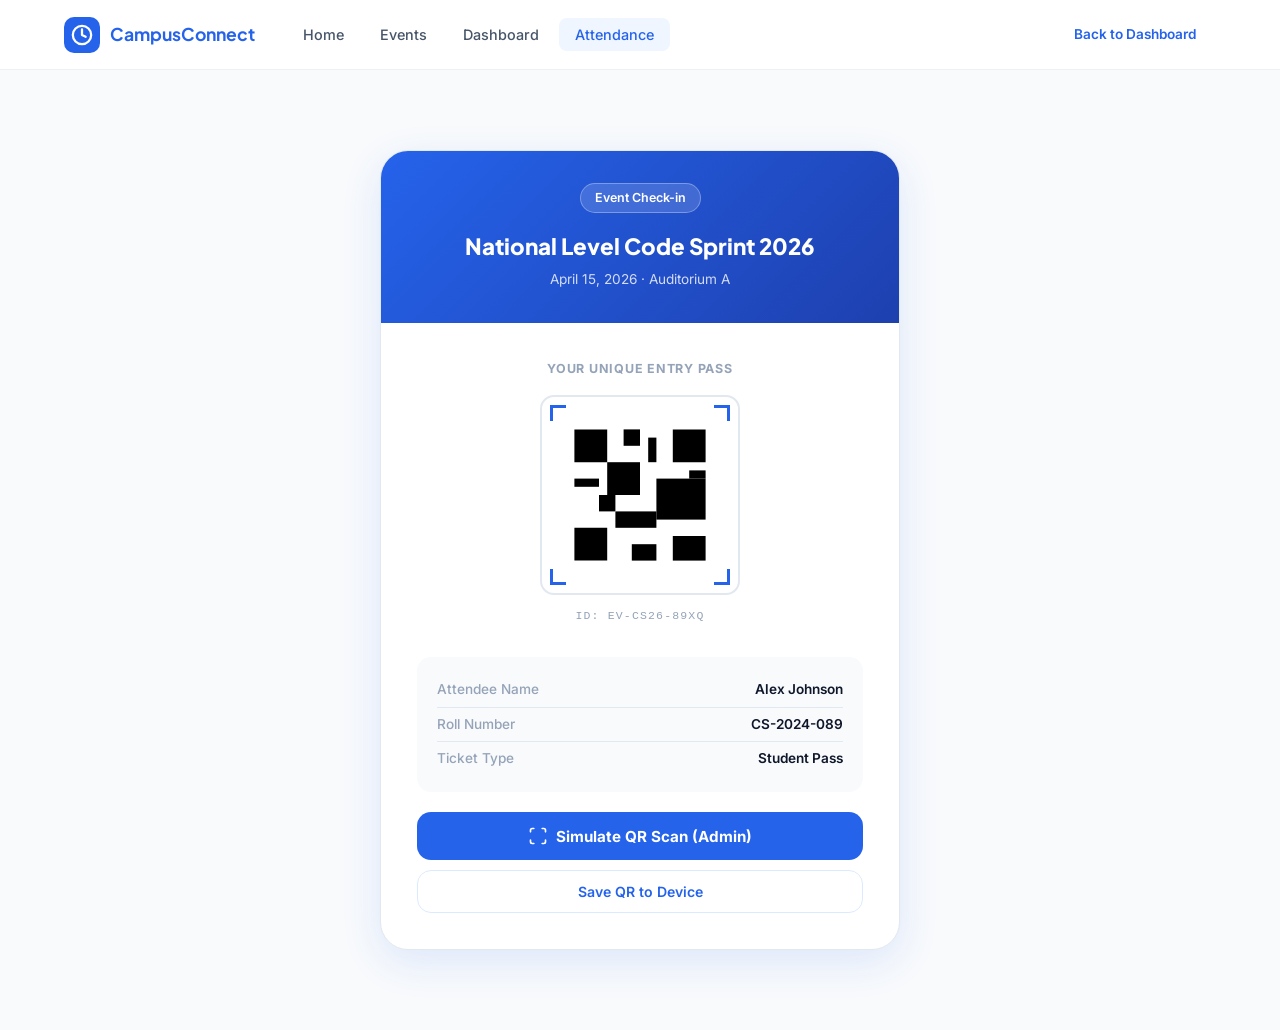
<file: attendance.html>
<!DOCTYPE html>
<html lang="en">
<head>
  <meta charset="UTF-8" />
  <meta name="viewport" content="width=device-width, initial-scale=1.0" />
  <title>Attendance Check-in — CampusConnect</title>
  <link href="https://fonts.googleapis.com/css2?family=Inter:wght@400;500;600;700&family=Plus+Jakarta+Sans:wght@700;800&display=swap" rel="stylesheet" />
  <link rel="stylesheet" href="styles.css" />
</head>
<body style="background: var(--surface-2);">

<nav class="navbar" id="navbar">
  <div class="nav-container">
    <a href="index.html" class="nav-logo">
      <div class="logo-icon"><svg width="22" height="22" viewBox="0 0 24 24" fill="none" stroke="currentColor" stroke-width="2.5" stroke-linecap="round" stroke-linejoin="round"><circle cx="12" cy="12" r="10"/><polyline points="12 6 12 12 16 14"/></svg></div>
      <span>CampusConnect</span>
    </a>
    <ul class="nav-links" id="navLinks">
      <li><a href="index.html" class="nav-link">Home</a></li>
      <li><a href="events.html" class="nav-link">Events</a></li>
      <li><a href="dashboard.html" class="nav-link">Dashboard</a></li>
      <li><a href="attendance.html" class="nav-link active">Attendance</a></li>
    </ul>
    <div class="nav-actions">
      <a href="dashboard.html" class="btn-outline" style="border:none; background:transparent;">Back to Dashboard</a>
    </div>
  </div>
</nav>

<div class="attendance-layout">
  <div class="container" style="padding-top: 40px;">
    
    <div class="attendance-card">
      <div class="attendance-card-header">
        <span class="attendance-event-tag">Event Check-in</span>
        <h2>National Level Code Sprint 2026</h2>
        <p>April 15, 2026 · Auditorium A</p>
      </div>
      
      <div class="attendance-body">
        
        <div id="qrWrap" class="qr-wrap">
          <div class="qr-label">Your Unique Entry Pass</div>
          
          <div class="qr-container">
            <div class="qr-corner tl"></div><div class="qr-corner tr"></div>
            <div class="qr-corner bl"></div><div class="qr-corner br"></div>
            
            <!-- Using an SVG placeholder for QR Code -->
            <svg class="qr-code-svg" viewBox="0 0 100 100" xmlns="http://www.w3.org/2000/svg">
              <rect x="0" y="0" width="100" height="100" fill="white"/>
              <!-- Corner boxes -->
              <path d="M10,10 h20 v20 h-20 z M15,15 h10 v10 h-10 z" fill="black"/>
              <path d="M70,10 h20 v20 h-20 z M75,15 h10 v10 h-10 z" fill="black"/>
              <path d="M10,70 h20 v20 h-20 z M15,75 h10 v10 h-10 z" fill="black"/>
              <!-- Random blocks to simulate QR data -->
              <rect x="40" y="10" width="10" height="10" fill="black"/><rect x="55" y="15" width="5" height="15" fill="black"/><rect x="10" y="40" width="15" height="5" fill="black"/><rect x="30" y="30" width="20" height="20" fill="black"/><rect x="60" y="40" width="30" height="25" fill="black"/><rect x="35" y="60" width="25" height="10" fill="black"/><rect x="45" y="80" width="15" height="10" fill="black"/><rect x="70" y="75" width="20" height="15" fill="black"/><rect x="25" y="50" width="10" height="10" fill="black"/><rect x="80" y="35" width="10" height="5" fill="black"/>
            </svg>
          </div>
          <div class="qr-id">ID: EV-CS26-89XQ</div>
        </div>

        <div id="attendanceConfirmed" class="attendance-confirmed">
          <div class="confirmed-icon">✅</div>
          <div class="confirmed-title">Check-in Successful!</div>
          <div class="confirmed-sub">You've successfully checked in to the event.</div>
          
          <div class="confirmed-detail">
            Attendance marked on: April 15, 2026 at 08:45 AM
          </div>
          
          <a href="dashboard.html" class="btn-primary" style="width:100%; display:block; text-align:center;">Return to Dashboard</a>
        </div>

        <div class="attendee-info">
          <div class="attendee-row">
            <span class="attendee-label">Attendee Name</span>
            <span class="attendee-value">Alex Johnson</span>
          </div>
          <div class="attendee-row">
            <span class="attendee-label">Roll Number</span>
            <span class="attendee-value">CS-2024-089</span>
          </div>
          <div class="attendee-row">
            <span class="attendee-label">Ticket Type</span>
            <span class="attendee-value">Student Pass</span>
          </div>
        </div>

        <div class="attendance-actions">
          <button id="btnScanQR" class="btn-scan-qr">
            <svg width="20" height="20" viewBox="0 0 24 24" fill="none" stroke="currentColor" stroke-width="2" stroke-linecap="round" stroke-linejoin="round"><path d="M3 7V5a2 2 0 0 1 2-2h2"/><path d="M17 3h2a2 2 0 0 1 2 2v2"/><path d="M21 17v2a2 2 0 0 1-2 2h-2"/><path d="M7 21H5a2 2 0 0 1-2-2v-2"/></svg>
            Simulate QR Scan (Admin)
          </button>
          <button class="btn-download-qr">Save QR to Device</button>
        </div>

      </div>
    </div>
    
  </div>
</div>

<script src="app.js"></script>
</body>
</html>
</file>
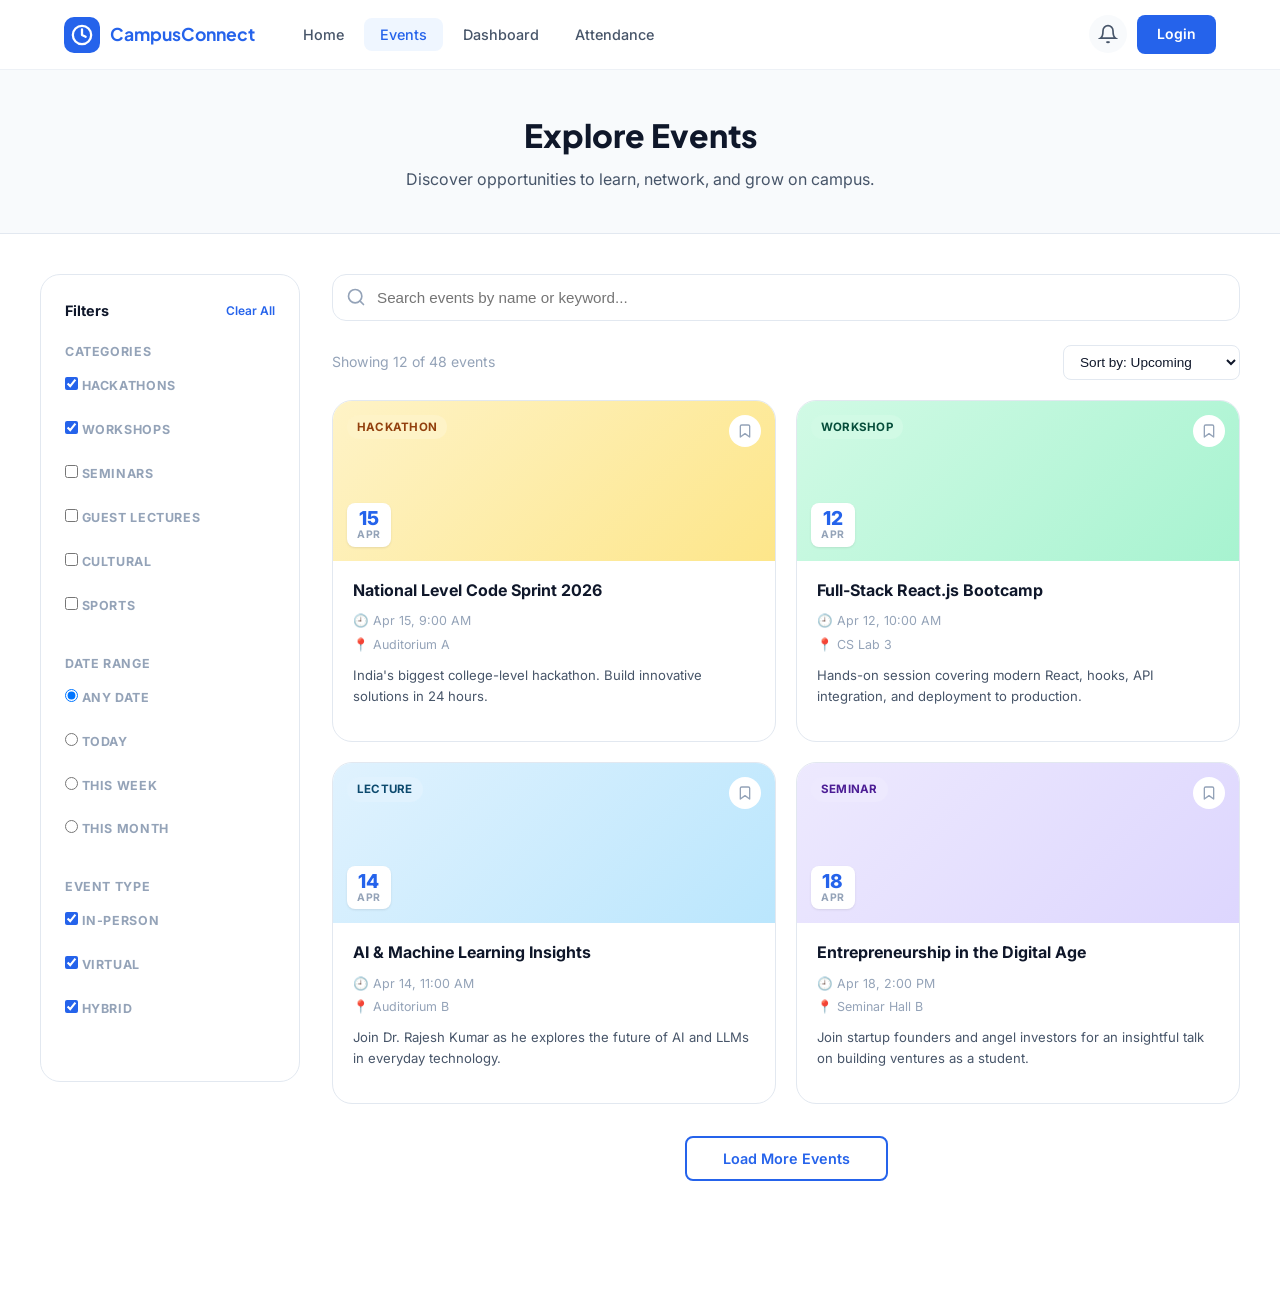
<file: events.html>
<!DOCTYPE html>
<html lang="en">
<head>
  <meta charset="UTF-8" />
  <meta name="viewport" content="width=device-width, initial-scale=1.0" />
  <title>Events — CampusConnect</title>
  <link rel="preconnect" href="https://fonts.googleapis.com" />
  <link rel="preconnect" href="https://fonts.gstatic.com" crossorigin />
  <link href="https://fonts.googleapis.com/css2?family=Inter:wght@400;500;600;700&family=Plus+Jakarta+Sans:wght@600;700;800&display=swap" rel="stylesheet" />
  <link rel="stylesheet" href="styles.css" />
</head>
<body>

<nav class="navbar" id="navbar">
  <div class="nav-container">
    <a href="index.html" class="nav-logo">
      <div class="logo-icon"><svg width="22" height="22" viewBox="0 0 24 24" fill="none" stroke="currentColor" stroke-width="2.5" stroke-linecap="round" stroke-linejoin="round"><circle cx="12" cy="12" r="10"/><polyline points="12 6 12 12 16 14"/></svg></div>
      <span>CampusConnect</span>
    </a>
    <ul class="nav-links" id="navLinks">
      <li><a href="index.html" class="nav-link">Home</a></li>
      <li><a href="events.html" class="nav-link active">Events</a></li>
      <li><a href="dashboard.html" class="nav-link">Dashboard</a></li>
      <li><a href="attendance.html" class="nav-link">Attendance</a></li>
    </ul>
    <div class="nav-actions">
      <button class="btn-icon" title="Notifications"><svg width="20" height="20" viewBox="0 0 24 24" fill="none" stroke="currentColor" stroke-width="2"><path d="M18 8A6 6 0 0 0 6 8c0 7-3 9-3 9h18s-3-2-3-9"/><path d="M13.73 21a2 2 0 0 1-3.46 0"/></svg></button>
      <a href="login.html" class="btn-login">Login</a>
    </div>
  </div>
</nav>

<div class="page-header">
  <div class="container text-center">
    <h1>Explore Events</h1>
    <p>Discover opportunities to learn, network, and grow on campus.</p>
  </div>
</div>

<div class="container events-layout">
  <!-- Sidebar Filters -->
  <aside class="filters-panel">
    <h3>Filters <span class="filter-clear">Clear All</span></h3>
    
    <div class="filter-group">
      <label>Categories</label>
      <div class="filter-options">
        <label class="filter-option"><input type="checkbox" checked /> Hackathons</label>
        <label class="filter-option"><input type="checkbox" checked /> Workshops</label>
        <label class="filter-option"><input type="checkbox" /> Seminars</label>
        <label class="filter-option"><input type="checkbox" /> Guest Lectures</label>
        <label class="filter-option"><input type="checkbox" /> Cultural</label>
        <label class="filter-option"><input type="checkbox" /> Sports</label>
      </div>
    </div>

    <div class="filter-group">
      <label>Date Range</label>
      <div class="filter-options">
        <label class="filter-option"><input type="radio" name="date" checked /> Any Date</label>
        <label class="filter-option"><input type="radio" name="date" /> Today</label>
        <label class="filter-option"><input type="radio" name="date" /> This Week</label>
        <label class="filter-option"><input type="radio" name="date" /> This Month</label>
      </div>
    </div>

    <div class="filter-group">
      <label>Event Type</label>
      <div class="filter-options">
        <label class="filter-option"><input type="checkbox" checked /> In-Person</label>
        <label class="filter-option"><input type="checkbox" checked /> Virtual</label>
        <label class="filter-option"><input type="checkbox" checked /> Hybrid</label>
      </div>
    </div>
  </aside>

  <!-- Main Content -->
  <main class="events-main">
    <div style="margin-bottom: 24px; position:relative;">
      <svg width="20" height="20" viewBox="0 0 24 24" fill="none" stroke="var(--text-muted)" stroke-width="2" stroke-linecap="round" stroke-linejoin="round" style="position:absolute; left:14px; top:50%; transform:translateY(-50%);"><circle cx="11" cy="11" r="8"/><line x1="21" y1="21" x2="16.65" y2="16.65"/></svg>
      <input type="text" id="eventsSearchInput" placeholder="Search events by name or keyword..." style="width:100%; padding: 14px 14px 14px 44px; border: 1.5px solid var(--border); border-radius: var(--radius-md); font-size: .95rem; outline: none; transition: border-color 0.2s;" />
    </div>
    
    <div class="events-main-header">
      <span class="events-count">Showing 12 of 48 events</span>
      <select class="events-sort">
        <option>Sort by: Upcoming</option>
        <option>Sort by: Popularity</option>
        <option>Sort by: Newly Added</option>
      </select>
    </div>

    <div class="events-grid">
      <!-- Event 1 -->
      <div class="event-card" onclick="window.location.href='event-detail.html'">
        <div class="event-card-img hackathon-img">
          <span class="card-badge hackathon">Hackathon</span>
          <span class="card-save" title="Save event"><svg width="16" height="16" viewBox="0 0 24 24" fill="none" stroke="currentColor" stroke-width="2" stroke-linecap="round" stroke-linejoin="round"><path d="M19 21l-7-5-7 5V5a2 2 0 0 1 2-2h10a2 2 0 0 1 2 2z"/></svg></span>
          <div class="event-date-badge"><span>15</span><span>APR</span></div>
        </div>
        <div class="event-card-body">
          <h3 class="event-card-title">National Level Code Sprint 2026</h3>
          <div class="event-meta">
            <span>🕘 Apr 15, 9:00 AM</span>
            <span>📍 Auditorium A</span>
          </div>
          <p class="event-desc">India's biggest college-level hackathon. Build innovative solutions in 24 hours.</p>
        </div>
      </div>

      <!-- Event 2 -->
      <div class="event-card" onclick="window.location.href='event-detail.html'">
        <div class="event-card-img workshop-img">
          <span class="card-badge workshop">Workshop</span>
          <span class="card-save" title="Save event"><svg width="16" height="16" viewBox="0 0 24 24" fill="none" stroke="currentColor" stroke-width="2" stroke-linecap="round" stroke-linejoin="round"><path d="M19 21l-7-5-7 5V5a2 2 0 0 1 2-2h10a2 2 0 0 1 2 2z"/></svg></span>
          <div class="event-date-badge"><span>12</span><span>APR</span></div>
        </div>
        <div class="event-card-body">
          <h3 class="event-card-title">Full-Stack React.js Bootcamp</h3>
          <div class="event-meta">
            <span>🕘 Apr 12, 10:00 AM</span>
            <span>📍 CS Lab 3</span>
          </div>
          <p class="event-desc">Hands-on session covering modern React, hooks, API integration, and deployment to production.</p>
        </div>
      </div>

      <!-- Event 3 -->
      <div class="event-card" onclick="window.location.href='event-detail.html'">
        <div class="event-card-img lecture-img">
          <span class="card-badge lecture">Lecture</span>
          <span class="card-save" title="Save event"><svg width="16" height="16" viewBox="0 0 24 24" fill="none" stroke="currentColor" stroke-width="2" stroke-linecap="round" stroke-linejoin="round"><path d="M19 21l-7-5-7 5V5a2 2 0 0 1 2-2h10a2 2 0 0 1 2 2z"/></svg></span>
          <div class="event-date-badge"><span>14</span><span>APR</span></div>
        </div>
        <div class="event-card-body">
          <h3 class="event-card-title">AI & Machine Learning Insights</h3>
          <div class="event-meta">
            <span>🕘 Apr 14, 11:00 AM</span>
            <span>📍 Auditorium B</span>
          </div>
          <p class="event-desc">Join Dr. Rajesh Kumar as he explores the future of AI and LLMs in everyday technology.</p>
        </div>
      </div>

      <!-- Event 4 -->
      <div class="event-card" onclick="window.location.href='event-detail.html'">
        <div class="event-card-img seminar-img">
          <span class="card-badge seminar">Seminar</span>
          <span class="card-save" title="Save event"><svg width="16" height="16" viewBox="0 0 24 24" fill="none" stroke="currentColor" stroke-width="2" stroke-linecap="round" stroke-linejoin="round"><path d="M19 21l-7-5-7 5V5a2 2 0 0 1 2-2h10a2 2 0 0 1 2 2z"/></svg></span>
          <div class="event-date-badge"><span>18</span><span>APR</span></div>
        </div>
        <div class="event-card-body">
          <h3 class="event-card-title">Entrepreneurship in the Digital Age</h3>
          <div class="event-meta">
            <span>🕘 Apr 18, 2:00 PM</span>
            <span>📍 Seminar Hall B</span>
          </div>
          <p class="event-desc">Join startup founders and angel investors for an insightful talk on building ventures as a student.</p>
        </div>
      </div>
    </div>

    <div class="load-more-wrap">
      <button class="btn-load-more">Load More Events</button>
    </div>
  </main>
</div>

<script src="app.js"></script>
</body>
</html>
</file>
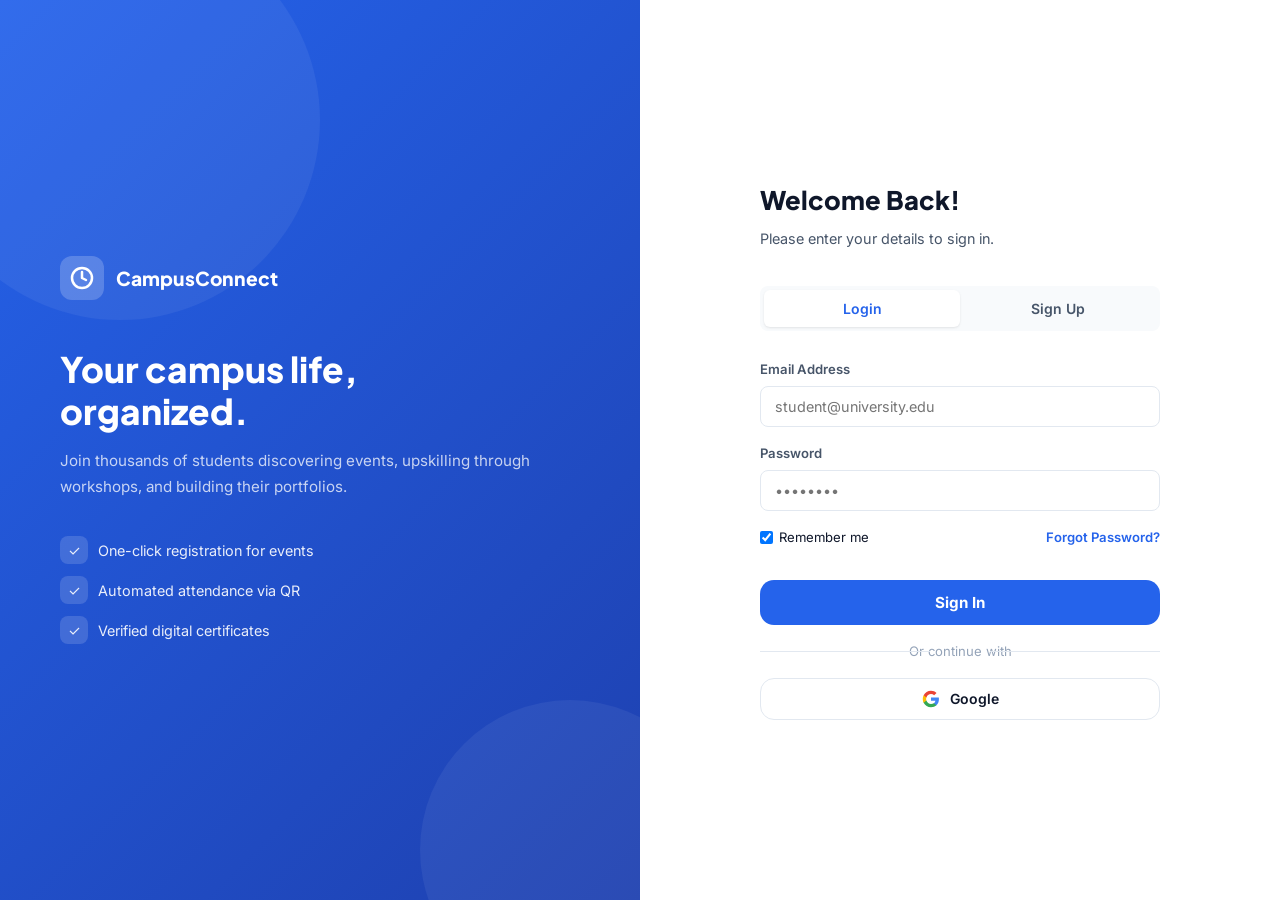
<file: login.html>
<!DOCTYPE html>
<html lang="en">
<head>
  <meta charset="UTF-8" />
  <meta name="viewport" content="width=device-width, initial-scale=1.0" />
  <title>Login / Sign Up — CampusConnect</title>
  <link href="https://fonts.googleapis.com/css2?family=Inter:wght@400;500;600;700&family=Plus+Jakarta+Sans:wght@700;800&display=swap" rel="stylesheet" />
  <link rel="stylesheet" href="styles.css" />
</head>
<body>

<div class="login-layout">
  
  <div class="login-left">
    <a href="index.html" class="login-brand" style="text-decoration:none;">
      <div class="login-brand-icon">
        <svg width="24" height="24" viewBox="0 0 24 24" fill="none" stroke="currentColor" stroke-width="2.5" stroke-linecap="round" stroke-linejoin="round"><circle cx="12" cy="12" r="10"/><polyline points="12 6 12 12 16 14"/></svg>
      </div>
      <span>CampusConnect</span>
    </a>
    
    <div class="login-hero-text">
      <h2>Your campus life,<br/>organized.</h2>
      <p>Join thousands of students discovering events, upskilling through workshops, and building their portfolios.</p>
    </div>

    <div class="login-features">
      <div class="login-feature">
        <div class="login-feature-icon">✓</div>
        <span>One-click registration for events</span>
      </div>
      <div class="login-feature">
        <div class="login-feature-icon">✓</div>
        <span>Automated attendance via QR</span>
      </div>
      <div class="login-feature">
        <div class="login-feature-icon">✓</div>
        <span>Verified digital certificates</span>
      </div>
    </div>
  </div>

  <div class="login-right">
    <div class="login-form-wrap">
      
      <div class="login-header">
        <h3>Welcome Back!</h3>
        <p>Please enter your details to sign in.</p>
      </div>

      <div class="tab-row">
        <button class="tab-btn active" data-target="loginForm">Login</button>
        <button class="tab-btn" data-target="registerForm">Sign Up</button>
      </div>

      <!-- Login Form -->
      <form id="loginForm" class="auth-form" action="dashboard.html">
        <div class="form-group">
          <label>Email Address</label>
          <input type="email" placeholder="student@university.edu" required />
        </div>
        <div class="form-group">
          <label>Password</label>
          <input type="password" placeholder="••••••••" required />
        </div>
        
        <div style="display:flex; justify-content:space-between; align-items:center; margin-bottom: 24px; font-size:.82rem;">
          <label style="display:flex; align-items:center; gap:6px; cursor:pointer;">
            <input type="checkbox" checked /> Remember me
          </label>
          <a href="#" style="color:var(--primary); font-weight:600;">Forgot Password?</a>
        </div>

        <button type="submit" class="btn-login-full">Sign In</button>
        
        <div class="login-divider">Or continue with</div>
        
        <button type="button" class="btn-google">
          <svg width="18" height="18" viewBox="0 0 24 24" fill="none"><path d="M22.56 12.25c0-.78-.07-1.53-.2-2.25H12v4.26h5.92c-.26 1.37-1.04 2.53-2.21 3.31v2.77h3.57c2.08-1.92 3.28-4.74 3.28-8.09z" fill="#4285F4"/><path d="M12 23c2.97 0 5.46-.98 7.28-2.66l-3.57-2.77c-.98.66-2.23 1.06-3.71 1.06-2.86 0-5.29-1.93-6.16-4.53H2.18v2.84C3.99 20.53 7.7 23 12 23z" fill="#34A853"/><path d="M5.84 14.09c-.22-.66-.35-1.36-.35-2.09s.13-1.43.35-2.09V7.07H2.18C1.43 8.55 1 10.22 1 12s.43 3.45 1.18 4.93l2.85-2.22.81-.62z" fill="#FBBC05"/><path d="M12 5.38c1.62 0 3.06.56 4.21 1.64l3.15-3.15C17.45 2.09 14.97 1 12 1 7.7 1 3.99 3.47 2.18 7.07l3.66 2.84c.87-2.6 3.3-4.53 6.16-4.53z" fill="#EA4335"/></svg>
          Google
        </button>
      </form>

      <!-- Register Form -->
      <form id="registerForm" class="auth-form hidden" action="dashboard.html">
        <div class="form-row">
          <div class="form-group">
            <label>First Name</label>
            <input type="text" placeholder="Alex" required />
          </div>
          <div class="form-group">
            <label>Last Name</label>
            <input type="text" placeholder="Johnson" required />
          </div>
        </div>
        <div class="form-group">
          <label>University Email Address</label>
          <input type="email" placeholder="student@university.edu" required />
        </div>
        <div class="form-row">
          <div class="form-group">
            <label>Roll / ID Number</label>
            <input type="text" placeholder="CS-2024-089" required />
          </div>
          <div class="form-group">
            <label>Department</label>
            <select required>
              <option value="" disabled selected>Select Dept</option>
              <option>Computer Science</option>
              <option>Information Tech</option>
              <option>Electronics</option>
              <option>Mechanical</option>
            </select>
          </div>
        </div>
        <div class="form-group">
          <label>Password</label>
          <input type="password" placeholder="Create a strong password" required />
        </div>
        
        <button type="submit" class="btn-login-full">Create Account</button>
      </form>

    </div>
  </div>
</div>

<script src="app.js"></script>
</body>
</html>
</file>
<file: styles.css>
/* ===================== CSS RESET & BASE ===================== */
*, *::before, *::after { box-sizing: border-box; margin: 0; padding: 0; }

:root {
  --primary: #2563eb;
  --primary-dark: #1d4ed8;
  --primary-light: #dbeafe;
  --primary-xs: #eff6ff;
  --accent: #06b6d4;
  --success: #10b981;
  --warning: #f59e0b;
  --danger: #ef4444;
  --text-primary: #0f172a;
  --text-secondary: #475569;
  --text-muted: #94a3b8;
  --border: #e2e8f0;
  --border-light: #f1f5f9;
  --surface: #ffffff;
  --surface-2: #f8fafc;
  --surface-3: #f1f5f9;
  --shadow-sm: 0 1px 3px rgba(0,0,0,.06), 0 1px 2px rgba(0,0,0,.04);
  --shadow-md: 0 4px 16px rgba(0,0,0,.08);
  --shadow-lg: 0 12px 40px rgba(37,99,235,.12);
  --radius-sm: 8px;
  --radius-md: 14px;
  --radius-lg: 20px;
  --radius-xl: 28px;
  --nav-height: 70px;
}

html { scroll-behavior: smooth; }

body {
  font-family: 'Inter', -apple-system, BlinkMacSystemFont, sans-serif;
  background: var(--surface);
  color: var(--text-primary);
  line-height: 1.6;
  overflow-x: hidden;
}

a { text-decoration: none; color: inherit; }
ul { list-style: none; }
img { max-width: 100%; }
button { cursor: pointer; font-family: inherit; border: none; outline: none; }

.container {
  max-width: 1200px;
  margin: 0 auto;
  padding: 0 24px;
}

/* ===================== NAVBAR ===================== */
.navbar {
  position: fixed;
  top: 0; left: 0; right: 0;
  z-index: 100;
  height: var(--nav-height);
  background: rgba(255,255,255,0.92);
  backdrop-filter: blur(16px);
  -webkit-backdrop-filter: blur(16px);
  border-bottom: 1px solid rgba(226,232,240,0.6);
  transition: box-shadow .3s;
}
.navbar.scrolled { box-shadow: var(--shadow-md); }

.nav-container {
  max-width: 1200px;
  margin: 0 auto;
  padding: 0 24px;
  height: 100%;
  display: flex;
  align-items: center;
  gap: 32px;
}

.nav-logo {
  display: flex;
  align-items: center;
  gap: 10px;
  font-family: 'Plus Jakarta Sans', sans-serif;
  font-weight: 700;
  font-size: 1.1rem;
  color: var(--primary);
  text-decoration: none;
  flex-shrink: 0;
}
.logo-icon {
  width: 36px; height: 36px;
  background: var(--primary);
  border-radius: 10px;
  display: flex;
  align-items: center;
  justify-content: center;
  color: white;
}

.nav-links {
  display: flex;
  align-items: center;
  gap: 4px;
  flex: 1;
}
.nav-link {
  padding: 8px 16px;
  border-radius: var(--radius-sm);
  font-size: .9rem;
  font-weight: 500;
  color: var(--text-secondary);
  transition: all .2s;
}
.nav-link:hover, .nav-link.active { color: var(--primary); background: var(--primary-xs); }

.nav-actions { display: flex; align-items: center; gap: 10px; margin-left: auto; }

.btn-icon {
  position: relative;
  width: 38px; height: 38px;
  border-radius: 50%;
  background: var(--surface-2);
  display: flex;
  align-items: center;
  justify-content: center;
  color: var(--text-secondary);
  transition: all .2s;
}
.btn-icon:hover { background: var(--primary-light); color: var(--primary); }
.notif-dot {
  position: absolute;
  top: 6px; right: 6px;
  width: 8px; height: 8px;
  background: var(--danger);
  border-radius: 50%;
  border: 2px solid white;
}

.btn-login {
  padding: 8px 20px;
  background: var(--primary);
  color: white;
  border-radius: var(--radius-sm);
  font-size: .875rem;
  font-weight: 600;
  transition: all .2s;
}
.btn-login:hover { background: var(--primary-dark); transform: translateY(-1px); box-shadow: 0 4px 12px rgba(37,99,235,.3); }

.hamburger { display: none; flex-direction: column; gap: 5px; background: none; padding: 6px; }
.hamburger span { display: block; width: 22px; height: 2px; background: var(--text-primary); border-radius: 2px; transition: all .3s; }

/* ===================== HERO ===================== */
.hero {
  min-height: 100vh;
  padding-top: calc(var(--nav-height) + 60px);
  padding-bottom: 80px;
  display: flex;
  align-items: center;
  gap: 60px;
  max-width: 1200px;
  margin: 0 auto;
  padding-left: 24px;
  padding-right: 24px;
  position: relative;
}
.hero-bg-circles { position: absolute; inset: 0; overflow: hidden; pointer-events: none; z-index: 0; }
.circle {
  position: absolute;
  border-radius: 50%;
  background: radial-gradient(circle, rgba(37,99,235,0.07) 0%, transparent 70%);
}
.c1 { width: 600px; height: 600px; top: -100px; right: -100px; }
.c2 { width: 400px; height: 400px; bottom: -50px; left: -100px; background: radial-gradient(circle, rgba(6,182,212,0.06) 0%, transparent 70%); }
.c3 { width: 300px; height: 300px; top: 40%; left: 40%; background: radial-gradient(circle, rgba(37,99,235,0.04) 0%, transparent 70%); }

.hero-content { flex: 1; min-width: 0; z-index: 1; }

.hero-badge {
  display: inline-flex;
  align-items: center;
  gap: 6px;
  padding: 6px 14px;
  background: var(--primary-xs);
  color: var(--primary);
  border-radius: 100px;
  font-size: .8rem;
  font-weight: 600;
  margin-bottom: 20px;
}

.hero-title {
  font-family: 'Plus Jakarta Sans', sans-serif;
  font-size: clamp(2.2rem, 4vw, 3.4rem);
  font-weight: 800;
  line-height: 1.15;
  margin-bottom: 20px;
  letter-spacing: -0.02em;
}
.gradient-text {
  background: linear-gradient(135deg, var(--primary) 0%, var(--accent) 100%);
  -webkit-background-clip: text;
  -webkit-text-fill-color: transparent;
  background-clip: text;
}

.hero-subtitle {
  font-size: 1.05rem;
  color: var(--text-secondary);
  max-width: 520px;
  margin-bottom: 36px;
  line-height: 1.7;
}

.hero-search { margin-bottom: 36px; }
.search-box {
  display: flex;
  align-items: center;
  background: white;
  border: 1.5px solid var(--border);
  border-radius: var(--radius-lg);
  padding: 6px 6px 6px 18px;
  gap: 12px;
  box-shadow: var(--shadow-md);
  max-width: 580px;
  transition: all .3s;
}
.search-box:focus-within { border-color: var(--primary); box-shadow: 0 0 0 3px rgba(37,99,235,.1), var(--shadow-md); }
.search-icon { color: var(--text-muted); flex-shrink: 0; }
.search-input { flex: 1; border: none; outline: none; font-size: .95rem; color: var(--text-primary); background: transparent; }
.search-input::placeholder { color: var(--text-muted); }
.btn-search {
  padding: 10px 22px;
  background: var(--primary);
  color: white;
  border-radius: var(--radius-md);
  font-size: .875rem;
  font-weight: 600;
  transition: all .2s;
  flex-shrink: 0;
}
.btn-search:hover { background: var(--primary-dark); }

.search-tags { display: flex; flex-wrap: wrap; gap: 8px; margin-top: 12px; }
.tag {
  padding: 5px 14px;
  background: white;
  border: 1px solid var(--border);
  border-radius: 100px;
  font-size: .8rem;
  font-weight: 500;
  color: var(--text-secondary);
  cursor: pointer;
  transition: all .2s;
}
.tag:hover { border-color: var(--primary); color: var(--primary); background: var(--primary-xs); }

.hero-stats { display: flex; align-items: center; gap: 0; }
.stat-item { padding: 0 24px 0 0; }
.stat-item:first-child { padding-left: 0; }
.stat-num { display: block; font-size: 1.6rem; font-weight: 800; color: var(--primary); font-family: 'Plus Jakarta Sans', sans-serif; }
.stat-label { font-size: .78rem; color: var(--text-muted); font-weight: 500; }
.stat-divider { width: 1px; height: 36px; background: var(--border); margin: 0 24px 0 0; }

/* Hero Visual */
.hero-visual {
  flex: 0 0 420px;
  position: relative;
  height: 440px;
  z-index: 1;
}

.event-preview-card {
  background: white;
  border-radius: var(--radius-lg);
  box-shadow: var(--shadow-lg);
  border: 1px solid var(--border);
  padding: 20px;
  transition: transform .3s;
}
.main-card {
  position: absolute;
  width: 300px;
  top: 40px; left: 0;
  animation: float 4s ease-in-out infinite;
}
.side-card {
  position: absolute;
  width: 200px;
}
.top-card { top: 0; right: 0; animation: float2 5s ease-in-out infinite; }
.bottom-card { bottom: 20px; right: 0; animation: float3 4.5s ease-in-out infinite; }

@keyframes float { 0%,100%{transform:translateY(0)} 50%{transform:translateY(-10px)} }
@keyframes float2 { 0%,100%{transform:translateY(0)} 50%{transform:translateY(-8px)} }
@keyframes float3 { 0%,100%{transform:translateY(0)} 50%{transform:translateY(-12px)} }

.epc-header { display: flex; align-items: center; justify-content: space-between; margin-bottom: 10px; }
.epc-live { font-size: .72rem; font-weight: 600; color: var(--success); letter-spacing: .03em; }
.main-card h3 { font-size: 1rem; font-weight: 700; margin-bottom: 4px; }
.main-card p { font-size: .78rem; color: var(--text-muted); margin-bottom: 14px; }
.epc-footer { display: flex; align-items: center; justify-content: space-between; }
.epc-avatars { display: flex; align-items: center; gap: 4px; }
.epc-avatars img { width: 24px; height: 24px; border-radius: 50%; border: 2px solid white; object-fit: cover; }
.epc-avatars span { font-size: .72rem; color: var(--text-muted); }
.side-title { font-size: .88rem; font-weight: 600; margin-top: 8px; margin-bottom: 4px; }
.side-date { font-size: .75rem; color: var(--text-muted); }

.floating-notif {
  position: absolute;
  bottom: 60px; left: -20px;
  background: white;
  border: 1px solid var(--border);
  border-radius: var(--radius-md);
  padding: 10px 14px;
  display: flex;
  align-items: center;
  gap: 8px;
  box-shadow: var(--shadow-md);
  font-size: .78rem;
  font-weight: 500;
  color: var(--text-secondary);
  max-width: 240px;
  animation: float 6s ease-in-out infinite;
}

/* Badges */
.epc-badge, .card-badge, .badge {
  display: inline-block;
  padding: 3px 10px;
  border-radius: 100px;
  font-size: .72rem;
  font-weight: 700;
  letter-spacing: .02em;
  text-transform: uppercase;
}
.epc-badge.hackathon, .card-badge.hackathon, .badge.hackathon { background: #fef3c7; color: #92400e; }
.epc-badge.workshop, .card-badge.workshop, .badge.workshop { background: #d1fae5; color: #064e3b; }
.epc-badge.seminar, .card-badge.seminar, .badge.seminar { background: #ede9fe; color: #4c1d95; }
.epc-badge.lecture, .card-badge.lecture, .badge.lecture { background: #e0f2fe; color: #0c4a6e; }
.epc-badge.cultural, .card-badge.cultural, .badge.cultural { background: #fce7f3; color: #831843; }

/* ===================== SECTIONS ===================== */
.section-header {
  display: flex;
  align-items: flex-end;
  justify-content: space-between;
  margin-bottom: 40px;
  gap: 16px;
}
.section-header.center { flex-direction: column; align-items: center; text-align: center; }
.section-header h2 { font-family: 'Plus Jakarta Sans', sans-serif; font-size: 1.9rem; font-weight: 800; letter-spacing: -.02em; margin-bottom: 4px; }
.section-header p { color: var(--text-secondary); font-size: .95rem; }

/* ===================== CATEGORIES ===================== */
.categories-section { padding: 80px 0; background: var(--surface-2); }
.categories-grid { display: grid; grid-template-columns: repeat(6, 1fr); gap: 16px; }

.cat-card {
  display: flex;
  flex-direction: column;
  align-items: center;
  text-align: center;
  padding: 28px 16px;
  background: white;
  border-radius: var(--radius-md);
  border: 1.5px solid var(--border);
  transition: all .25s;
  cursor: pointer;
  text-decoration: none;
}
.cat-card:hover { transform: translateY(-4px); box-shadow: var(--shadow-lg); border-color: var(--primary-light); }
.cat-icon { font-size: 2rem; margin-bottom: 10px; }
.cat-card h3 { font-size: .9rem; font-weight: 700; margin-bottom: 4px; color: var(--text-primary); }
.cat-card p { font-size: .76rem; color: var(--text-muted); }
.hackathon-cat:hover { border-color: #fbbf24; }
.workshop-cat:hover { border-color: #34d399; }
.seminar-cat:hover { border-color: #a78bfa; }
.lecture-cat:hover { border-color: #38bdf8; }
.cultural-cat:hover { border-color: #f472b6; }
.sports-cat:hover { border-color: #4ade80; }

/* ===================== FEATURED EVENTS ===================== */
.featured-section { padding: 80px 0; }
.featured-grid { display: grid; grid-template-columns: 1.3fr 1fr 1fr; gap: 20px; }

.event-card {
  background: white;
  border: 1.5px solid var(--border);
  border-radius: var(--radius-lg);
  overflow: hidden;
  transition: all .3s;
  cursor: pointer;
}
.event-card:hover { transform: translateY(-6px); box-shadow: var(--shadow-lg); }

.event-card-img {
  height: 160px;
  position: relative;
  display: flex;
  align-items: flex-start;
  justify-content: space-between;
  padding: 14px;
}
.featured-card .event-card-img { height: 200px; }

.hackathon-img { background: linear-gradient(135deg, #fef3c7 0%, #fde68a 100%); }
.workshop-img { background: linear-gradient(135deg, #d1fae5 0%, #a7f3d0 100%); }
.seminar-img { background: linear-gradient(135deg, #ede9fe 0%, #ddd6fe 100%); }
.lecture-img { background: linear-gradient(135deg, #e0f2fe 0%, #bae6fd 100%); }

.card-save {
  width: 32px; height: 32px;
  background: white;
  border-radius: 50%;
  display: flex;
  align-items: center;
  justify-content: center;
  cursor: pointer;
  transition: all .2s;
  color: var(--text-muted);
}
.card-save:hover { color: var(--primary); }

.event-date-badge {
  position: absolute;
  bottom: 14px; left: 14px;
  background: white;
  border-radius: var(--radius-sm);
  padding: 6px 10px;
  display: flex;
  flex-direction: column;
  align-items: center;
  line-height: 1;
  gap: 2px;
  box-shadow: var(--shadow-sm);
}
.event-date-badge span:first-child { font-size: 1.2rem; font-weight: 800; color: var(--primary); }
.event-date-badge span:last-child { font-size: .65rem; font-weight: 700; color: var(--text-muted); letter-spacing: .05em; }

.event-card-body { padding: 18px 20px; }
.event-card-title { font-size: 1rem; font-weight: 700; margin-bottom: 10px; line-height: 1.4; }
.event-meta { display: flex; flex-direction: column; gap: 4px; margin-bottom: 10px; }
.event-meta span { display: flex; align-items: center; gap: 5px; font-size: .78rem; color: var(--text-muted); }
.event-meta svg { flex-shrink: 0; }
.event-desc { font-size: .82rem; color: var(--text-secondary); line-height: 1.6; margin-bottom: 16px; }
.event-card-footer { display: flex; align-items: center; justify-content: space-between; gap: 12px; }

.event-seats { flex: 1; }
.event-seats > span { display: block; }
.event-seats span:last-child { font-size: .72rem; color: var(--text-muted); margin-bottom: 4px; }
.seats-filled {
  display: block;
  height: 4px;
  background: var(--primary);
  border-radius: 10px;
  position: relative;
}
.event-seats { display: flex; flex-direction: column; gap: 4px; }
.event-seats > span.seats-filled { order: 2; }
.event-seats > span:last-child { order: 1; font-size: .72rem; color: var(--text-muted); }

.btn-register {
  padding: 8px 18px;
  background: var(--primary);
  color: white;
  border-radius: var(--radius-sm);
  font-size: .8rem;
  font-weight: 600;
  transition: all .2s;
  flex-shrink: 0;
}
.btn-register:hover { background: var(--primary-dark); }

/* ===================== UPCOMING ===================== */
.upcoming-section { padding: 80px 0; background: var(--surface-2); }
.upcoming-list { display: flex; flex-direction: column; gap: 12px; }

.upcoming-item {
  display: flex;
  align-items: center;
  gap: 24px;
  background: white;
  border: 1.5px solid var(--border);
  border-radius: var(--radius-md);
  padding: 20px 24px;
  cursor: pointer;
  transition: all .25s;
}
.upcoming-item:hover { border-color: var(--primary); box-shadow: var(--shadow-md); transform: translateX(4px); }

.upcoming-date {
  display: flex;
  flex-direction: column;
  align-items: center;
  min-width: 56px;
  position: relative;
}
.udate-day { font-size: 1.6rem; font-weight: 800; color: var(--primary); line-height: 1; }
.udate-mon { font-size: .72rem; font-weight: 700; color: var(--text-muted); letter-spacing: .06em; }
.today-badge .udate-day { color: var(--danger); }
.today-lbl { font-size: .65rem; font-weight: 700; color: white; background: var(--danger); border-radius: 4px; padding: 1px 5px; margin-top: 4px; letter-spacing: .03em; }

.upcoming-info { flex: 1; }
.upcoming-top { display: flex; align-items: center; gap: 10px; margin-bottom: 6px; }
.upcoming-top h4 { font-size: .95rem; font-weight: 700; }
.upcoming-meta { display: flex; flex-wrap: wrap; gap: 12px; font-size: .78rem; color: var(--text-muted); }

.upcoming-action { display: flex; flex-direction: column; align-items: flex-end; gap: 8px; min-width: 90px; }
.seats-left { font-size: .75rem; font-weight: 600; color: var(--text-secondary); }
.seats-left.open { color: var(--success); }
.seats-left.urgent { color: var(--danger); }
.btn-sm-outline {
  padding: 6px 14px;
  background: transparent;
  color: var(--primary);
  border: 1.5px solid var(--primary);
  border-radius: var(--radius-sm);
  font-size: .78rem;
  font-weight: 600;
  transition: all .2s;
}
.btn-sm-outline:hover { background: var(--primary); color: white; }

/* ===================== HOW IT WORKS ===================== */
.how-section { padding: 80px 0; }
.steps-grid { display: flex; align-items: center; gap: 0; }
.step-card {
  flex: 1;
  text-align: center;
  padding: 36px 24px;
  border-radius: var(--radius-lg);
  border: 1.5px solid var(--border);
  background: white;
  position: relative;
  transition: all .3s;
}
.step-card:hover { border-color: var(--primary-light); box-shadow: var(--shadow-lg); transform: translateY(-4px); }
.step-num { font-size: .7rem; font-weight: 800; color: var(--primary); letter-spacing: .1em; margin-bottom: 12px; }
.step-icon { font-size: 2.4rem; margin-bottom: 14px; }
.step-card h3 { font-size: 1rem; font-weight: 700; margin-bottom: 8px; }
.step-card p { font-size: .82rem; color: var(--text-secondary); line-height: 1.6; }
.step-arrow { font-size: 1.5rem; color: var(--text-muted); flex-shrink: 0; padding: 0 12px; }

/* ===================== CTA ===================== */
.cta-section { padding: 80px 0; }
.cta-card {
  background: linear-gradient(135deg, var(--primary) 0%, #1e40af 100%);
  border-radius: var(--radius-xl);
  padding: 60px;
  display: flex;
  align-items: center;
  justify-content: space-between;
  gap: 40px;
  overflow: hidden;
  position: relative;
}
.cta-card::before {
  content: '';
  position: absolute;
  top: -100px; right: -100px;
  width: 400px; height: 400px;
  background: rgba(255,255,255,0.05);
  border-radius: 50%;
}
.cta-content { position: relative; }
.cta-card h2 { font-family: 'Plus Jakarta Sans', sans-serif; font-size: 2rem; font-weight: 800; color: white; margin-bottom: 10px; }
.cta-card p { color: rgba(255,255,255,0.8); font-size: .95rem; margin-bottom: 28px; }
.cta-actions { display: flex; align-items: center; gap: 14px; }
.btn-primary {
  padding: 12px 28px;
  background: white;
  color: var(--primary);
  border-radius: var(--radius-sm);
  font-size: .9rem;
  font-weight: 700;
  transition: all .2s;
  display: inline-block;
}
.btn-primary:hover { transform: translateY(-2px); box-shadow: 0 8px 24px rgba(0,0,0,.2); }
.btn-ghost {
  padding: 12px 24px;
  color: rgba(255,255,255,0.9);
  font-size: .9rem;
  font-weight: 600;
  border: 1.5px solid rgba(255,255,255,0.4);
  border-radius: var(--radius-sm);
  transition: all .2s;
  display: inline-block;
}
.btn-ghost:hover { border-color: white; color: white; }
.btn-outline {
  padding: 10px 20px;
  color: var(--primary);
  border: 1.5px solid var(--primary-light);
  border-radius: var(--radius-sm);
  font-size: .85rem;
  font-weight: 600;
  transition: all .2s;
  background: var(--primary-xs);
  white-space: nowrap;
}
.btn-outline:hover { background: var(--primary-light); }

.cta-visual { display: flex; flex-direction: column; gap: 14px; position: relative; z-index: 1; }
.cta-stat-card {
  display: flex;
  align-items: center;
  gap: 14px;
  background: rgba(255,255,255,0.12);
  backdrop-filter: blur(10px);
  border: 1px solid rgba(255,255,255,0.2);
  border-radius: var(--radius-md);
  padding: 16px 20px;
  min-width: 260px;
}
.cta-stat-icon { font-size: 2rem; }
.cta-stat-card strong { display: block; font-weight: 700; color: white; margin-bottom: 2px; }
.cta-stat-card p { font-size: .78rem; color: rgba(255,255,255,0.7); }
.btn-sm {
  padding: 7px 14px;
  background: var(--primary);
  color: white;
  border-radius: var(--radius-sm);
  font-size: .78rem;
  font-weight: 600;
  transition: all .2s;
}
.btn-sm:hover { background: var(--primary-dark); }

/* ===================== FOOTER ===================== */
.footer { background: var(--text-primary); color: rgba(255,255,255,0.7); padding: 60px 0 30px; }
.footer-grid { display: grid; grid-template-columns: 2fr 1fr 1fr 1fr; gap: 40px; margin-bottom: 48px; }
.footer-brand .nav-logo { color: white; }
.footer-brand .logo-icon { background: white; color: var(--primary); }
.footer-brand p { font-size: .85rem; line-height: 1.7; max-width: 260px; }
.footer-links h4 { color: white; font-size: .9rem; font-weight: 700; margin-bottom: 14px; }
.footer-links ul { display: flex; flex-direction: column; gap: 8px; }
.footer-links a { font-size: .85rem; transition: color .2s; }
.footer-links a:hover { color: white; }
.footer-bottom { border-top: 1px solid rgba(255,255,255,0.1); padding-top: 24px; font-size: .8rem; }

/* ===================== EVENTS PAGE ===================== */
.page-header {
  background: var(--surface-2);
  padding: calc(var(--nav-height) + 40px) 0 40px;
  border-bottom: 1px solid var(--border);
}
.page-header h1 { font-family: 'Plus Jakarta Sans', sans-serif; font-size: 2rem; font-weight: 800; margin-bottom: 6px; }
.page-header p { color: var(--text-secondary); }

.events-layout { display: grid; grid-template-columns: 260px 1fr; gap: 32px; padding: 40px 0 80px; }

.filters-panel {
  background: white;
  border: 1.5px solid var(--border);
  border-radius: var(--radius-lg);
  padding: 24px;
  height: fit-content;
  position: sticky;
  top: calc(var(--nav-height) + 20px);
}
.filters-panel h3 { font-size: .9rem; font-weight: 700; margin-bottom: 20px; display: flex; justify-content: space-between; align-items: center; }
.filter-clear { font-size: .75rem; color: var(--primary); font-weight: 600; cursor: pointer; }
.filter-group { margin-bottom: 24px; }
.filter-group label { display: block; font-size: .78rem; font-weight: 700; color: var(--text-muted); letter-spacing: .05em; text-transform: uppercase; margin-bottom: 10px; }
.filter-options { display: flex; flex-direction: column; gap: 6px; }
.filter-option {
  display: flex;
  align-items: center;
  gap: 8px;
  font-size: .85rem;
  cursor: pointer;
  padding: 4px 0;
  color: var(--text-secondary);
  transition: color .2s;
}
.filter-option:hover { color: var(--primary); }
.filter-option input[type="checkbox"] { accent-color: var(--primary); }

.filter-date input {
  width: 100%;
  padding: 8px 12px;
  border: 1.5px solid var(--border);
  border-radius: var(--radius-sm);
  font-size: .85rem;
  color: var(--text-primary);
  outline: none;
  transition: border-color .2s;
}
.filter-date input:focus { border-color: var(--primary); }

.events-main-header { display: flex; align-items: center; justify-content: space-between; margin-bottom: 20px; flex-wrap: wrap; gap: 12px; }
.events-count { font-size: .88rem; color: var(--text-muted); }
.events-sort {
  padding: 8px 12px;
  border: 1.5px solid var(--border);
  border-radius: var(--radius-sm);
  font-size: .85rem;
  color: var(--text-primary);
  outline: none;
  background: white;
  cursor: pointer;
}

.events-grid { display: grid; grid-template-columns: repeat(2, 1fr); gap: 20px; }
.events-grid .event-card:hover { transform: translateY(-4px); }
.load-more-wrap { text-align: center; padding: 32px 0; }
.btn-load-more {
  padding: 12px 36px;
  background: transparent;
  color: var(--primary);
  border: 2px solid var(--primary);
  border-radius: var(--radius-sm);
  font-size: .9rem;
  font-weight: 600;
  transition: all .2s;
}
.btn-load-more:hover { background: var(--primary); color: white; }

/* ===================== EVENT DETAIL ===================== */
.event-detail-layout { display: grid; grid-template-columns: 1fr 340px; gap: 40px; padding: 40px 0 80px; }

.event-detail-main { min-width: 0; }
.event-detail-hero {
  height: 320px;
  background: linear-gradient(135deg, #dbeafe 0%, #bfdbfe 50%, #a5f3fc 100%);
  border-radius: var(--radius-xl);
  display: flex;
  flex-direction: column;
  justify-content: space-between;
  padding: 28px;
  margin-bottom: 32px;
  position: relative;
  overflow: hidden;
}
.event-detail-hero::after { content: '🏆'; position: absolute; right: 40px; top: 50%; transform: translateY(-50%); font-size: 8rem; opacity: .15; }
.event-detail-top { display: flex; align-items: center; gap: 10px; }
.event-detail-title { font-family: 'Plus Jakarta Sans', sans-serif; font-size: 1.8rem; font-weight: 800; margin-bottom: 0; }

.event-info-row { display: flex; flex-wrap: wrap; gap: 20px; padding: 24px 0; border-top: 1px solid var(--border); border-bottom: 1px solid var(--border); margin-bottom: 28px; }
.event-info-item { display: flex; align-items: center; gap: 10px; }
.event-info-item svg { color: var(--primary); flex-shrink: 0; }
.event-info-item strong { display: block; font-size: .85rem; font-weight: 700; }
.event-info-item span { font-size: .78rem; color: var(--text-muted); }

.event-detail-section { margin-bottom: 28px; }
.event-detail-section h3 { font-size: 1rem; font-weight: 700; margin-bottom: 12px; padding-bottom: 8px; border-bottom: 2px solid var(--primary-light); display: inline-block; }
.event-detail-section p { font-size: .9rem; color: var(--text-secondary); line-height: 1.8; }
.event-detail-section ul { padding-left: 20px; }
.event-detail-section ul li { font-size: .9rem; color: var(--text-secondary); line-height: 1.8; }

.speakers-grid { display: flex; gap: 16px; flex-wrap: wrap; }
.speaker-card { display: flex; align-items: center; gap: 12px; padding: 14px; background: var(--surface-2); border-radius: var(--radius-md); flex: 1 1 200px; }
.speaker-avatar { width: 48px; height: 48px; border-radius: 50%; object-fit: cover; }
.speaker-name { font-size: .88rem; font-weight: 700; margin-bottom: 2px; }
.speaker-role { font-size: .76rem; color: var(--text-muted); }

.event-sidebar {
  position: sticky;
  top: calc(var(--nav-height) + 20px);
  height: fit-content;
}
.register-card {
  background: white;
  border: 1.5px solid var(--border);
  border-radius: var(--radius-lg);
  padding: 24px;
  margin-bottom: 16px;
}
.register-card h3 { font-size: .95rem; font-weight: 700; margin-bottom: 16px; }
.reg-price { font-size: 1.6rem; font-weight: 800; color: var(--primary); margin-bottom: 4px; }
.reg-price span { font-size: .9rem; font-weight: 400; color: var(--text-muted); }
.reg-seats-bar { margin: 14px 0; }
.reg-seats-bar p { font-size: .78rem; color: var(--text-muted); margin-bottom: 6px; }
.progress-track { height: 6px; background: var(--surface-3); border-radius: 10px; overflow: hidden; }
.progress-fill { height: 100%; background: var(--primary); border-radius: 10px; }
.btn-register-full {
  width: 100%;
  padding: 14px;
  background: var(--primary);
  color: white;
  border-radius: var(--radius-md);
  font-size: .95rem;
  font-weight: 700;
  transition: all .25s;
  margin-top: 16px;
}
.btn-register-full:hover { background: var(--primary-dark); box-shadow: var(--shadow-lg); }
.btn-calendar {
  width: 100%;
  padding: 12px;
  background: transparent;
  color: var(--primary);
  border: 1.5px solid var(--primary-light);
  border-radius: var(--radius-md);
  font-size: .88rem;
  font-weight: 600;
  transition: all .2s;
  margin-top: 8px;
  display: flex;
  align-items: center;
  justify-content: center;
  gap: 8px;
}
.btn-calendar:hover { background: var(--primary-xs); }

.organizer-card {
  background: var(--surface-2);
  border-radius: var(--radius-md);
  padding: 18px;
  margin-top: 16px;
}
.organizer-card h4 { font-size: .8rem; font-weight: 700; color: var(--text-muted); margin-bottom: 10px; text-transform: uppercase; letter-spacing: .05em; }
.org-info { display: flex; align-items: center; gap: 10px; }
.org-logo { width: 40px; height: 40px; border-radius: var(--radius-sm); background: var(--primary); display: flex; align-items: center; justify-content: center; color: white; font-weight: 800; font-size: .9rem; }
.org-name { font-size: .88rem; font-weight: 700; }
.org-sub { font-size: .75rem; color: var(--text-muted); }

/* ===================== DASHBOARD ===================== */
.dashboard-layout { display: grid; grid-template-columns: 240px 1fr; gap: 32px; padding: 40px 0 80px; }
.dashboard-sidebar {
  background: white;
  border: 1.5px solid var(--border);
  border-radius: var(--radius-lg);
  padding: 24px 16px;
  height: fit-content;
  position: sticky;
  top: calc(var(--nav-height) + 20px);
}
.dash-user { text-align: center; padding: 16px 0 20px; border-bottom: 1px solid var(--border); margin-bottom: 16px; }
.dash-avatar { width: 72px; height: 72px; border-radius: 50%; margin: 0 auto 12px; border: 3px solid var(--primary-light); }
.dash-name { font-weight: 700; margin-bottom: 2px; }
.dash-email { font-size: .78rem; color: var(--text-muted); margin-bottom: 8px; }
.dash-roll { font-size: .75rem; background: var(--primary-xs); color: var(--primary); padding: 3px 10px; border-radius: 100px; font-weight: 600; }
.dash-nav { display: flex; flex-direction: column; gap: 2px; }
.dash-nav-item {
  display: flex;
  align-items: center;
  gap: 10px;
  padding: 10px 14px;
  border-radius: var(--radius-sm);
  font-size: .875rem;
  font-weight: 500;
  color: var(--text-secondary);
  cursor: pointer;
  transition: all .2s;
}
.dash-nav-item:hover, .dash-nav-item.active { color: var(--primary); background: var(--primary-xs); }
.dash-nav-item svg { flex-shrink: 0; }

.dashboard-main { min-width: 0; }
.dash-section { margin-bottom: 36px; }
.dash-section-title { font-size: 1.1rem; font-weight: 700; margin-bottom: 16px; padding-bottom: 10px; border-bottom: 1px solid var(--border); }

.stats-row { display: grid; grid-template-columns: repeat(4, 1fr); gap: 14px; margin-bottom: 32px; }
.stat-card {
  background: white;
  border: 1.5px solid var(--border);
  border-radius: var(--radius-md);
  padding: 20px;
  text-align: center;
  transition: all .25s;
}
.stat-card:hover { border-color: var(--primary-light); box-shadow: var(--shadow-md); }
.stat-card-icon { font-size: 1.8rem; margin-bottom: 8px; }
.stat-card-num { font-size: 1.6rem; font-weight: 800; color: var(--primary); margin-bottom: 2px; }
.stat-card-label { font-size: .75rem; color: var(--text-muted); }

.registered-events-list { display: flex; flex-direction: column; gap: 12px; }
.reg-event-item {
  display: flex;
  align-items: center;
  gap: 16px;
  background: white;
  border: 1.5px solid var(--border);
  border-radius: var(--radius-md);
  padding: 16px 20px;
  transition: all .2s;
}
.reg-event-item:hover { border-color: var(--primary-light); }
.reg-event-color { width: 4px; height: 60px; border-radius: 4px; flex-shrink: 0; }
.reg-event-info { flex: 1; min-width: 0; }
.reg-event-title { font-size: .9rem; font-weight: 700; margin-bottom: 4px; }
.reg-event-meta { font-size: .78rem; color: var(--text-muted); }
.reg-event-status { padding: 4px 12px; border-radius: 100px; font-size: .72rem; font-weight: 700; }
.status-upcoming { background: var(--primary-xs); color: var(--primary); }
.status-attended { background: #d1fae5; color: #065f46; }
.status-missed { background: #fee2e2; color: #991b1b; }
.reg-event-actions { display: flex; flex-direction: column; gap: 6px; }
.btn-qr {
  padding: 6px 12px;
  background: var(--primary-xs);
  color: var(--primary);
  border-radius: var(--radius-sm);
  font-size: .75rem;
  font-weight: 600;
  border: 1px solid var(--primary-light);
  transition: all .2s;
  text-align: center;
  white-space: nowrap;
}
.btn-qr:hover { background: var(--primary); color: white; }

.certs-grid { display: grid; grid-template-columns: repeat(3, 1fr); gap: 16px; }
.cert-card {
  background: white;
  border: 1.5px solid var(--border);
  border-radius: var(--radius-md);
  padding: 20px;
  text-align: center;
  transition: all .25s;
  cursor: pointer;
}
.cert-card:hover { border-color: var(--primary); box-shadow: var(--shadow-md); transform: translateY(-2px); }
.cert-icon { font-size: 2.4rem; margin-bottom: 10px; }
.cert-name { font-size: .85rem; font-weight: 700; margin-bottom: 4px; }
.cert-date { font-size: .75rem; color: var(--text-muted); margin-bottom: 12px; }
.btn-cert-dl {
  width: 100%;
  padding: 8px;
  background: var(--primary);
  color: white;
  border-radius: var(--radius-sm);
  font-size: .78rem;
  font-weight: 600;
  transition: all .2s;
}
.btn-cert-dl:hover { background: var(--primary-dark); }

.history-table { width: 100%; border-collapse: collapse; }
.history-table thead th { text-align: left; font-size: .75rem; font-weight: 700; color: var(--text-muted); text-transform: uppercase; letter-spacing: .05em; padding: 8px 12px; background: var(--surface-2); border-bottom: 1px solid var(--border); }
.history-table tbody tr { border-bottom: 1px solid var(--border-light); }
.history-table tbody tr:hover { background: var(--surface-2); }
.history-table tbody td { padding: 12px; font-size: .85rem; }

/* ===================== ATTENDANCE ===================== */
.attendance-layout { min-height: calc(100vh - var(--nav-height)); background: var(--surface-2); padding-top: calc(var(--nav-height) + 40px); padding-bottom: 80px; }
.attendance-card {
  max-width: 520px;
  margin: 0 auto;
  background: white;
  border: 1.5px solid var(--border);
  border-radius: var(--radius-xl);
  overflow: hidden;
  box-shadow: var(--shadow-lg);
}
.attendance-card-header {
  background: linear-gradient(135deg, var(--primary) 0%, #1e40af 100%);
  padding: 32px;
  text-align: center;
  color: white;
}
.attendance-card-header h2 { font-family: 'Plus Jakarta Sans', sans-serif; font-size: 1.4rem; font-weight: 800; margin-bottom: 4px; }
.attendance-card-header p { font-size: .85rem; opacity: .8; }
.attendance-event-tag { display: inline-block; background: rgba(255,255,255,.15); border: 1px solid rgba(255,255,255,.3); border-radius: 100px; padding: 4px 14px; font-size: .78rem; font-weight: 600; margin-bottom: 16px; }

.attendance-body { padding: 36px; }
.qr-wrap {
  display: flex;
  flex-direction: column;
  align-items: center;
  margin-bottom: 32px;
}
.qr-label { font-size: .78rem; font-weight: 700; text-transform: uppercase; letter-spacing: .06em; color: var(--text-muted); margin-bottom: 16px; }

.qr-container {
  width: 200px; height: 200px;
  background: white;
  border: 2px solid var(--border);
  border-radius: var(--radius-md);
  padding: 16px;
  display: flex;
  align-items: center;
  justify-content: center;
  position: relative;
  margin-bottom: 12px;
}
.qr-code-svg { width: 100%; height: 100%; }
.qr-corner { position: absolute; width: 16px; height: 16px; border-color: var(--primary); border-style: solid; }
.qr-corner.tl { top: 8px; left: 8px; border-width: 3px 0 0 3px; }
.qr-corner.tr { top: 8px; right: 8px; border-width: 3px 3px 0 0; }
.qr-corner.bl { bottom: 8px; left: 8px; border-width: 0 0 3px 3px; }
.qr-corner.br { bottom: 8px; right: 8px; border-width: 0 3px 3px 0; }
.qr-id { font-size: .72rem; font-family: 'Courier New', monospace; color: var(--text-muted); letter-spacing: .1em; }

.attendee-info { background: var(--surface-2); border-radius: var(--radius-md); padding: 16px 20px; margin-bottom: 20px; }
.attendee-row { display: flex; justify-content: space-between; align-items: center; font-size: .85rem; padding: 6px 0; }
.attendee-row:not(:last-child) { border-bottom: 1px solid var(--border); }
.attendee-label { color: var(--text-muted); font-weight: 500; }
.attendee-value { font-weight: 600; }

.attendance-actions { display: flex; flex-direction: column; gap: 10px; }
.btn-scan-qr {
  width: 100%;
  padding: 14px;
  background: var(--primary);
  color: white;
  border-radius: var(--radius-md);
  font-size: .95rem;
  font-weight: 700;
  display: flex;
  align-items: center;
  justify-content: center;
  gap: 8px;
  transition: all .25s;
}
.btn-scan-qr:hover { background: var(--primary-dark); box-shadow: var(--shadow-lg); }
.btn-download-qr {
  width: 100%;
  padding: 12px;
  background: transparent;
  color: var(--primary);
  border: 1.5px solid var(--primary-light);
  border-radius: var(--radius-md);
  font-size: .88rem;
  font-weight: 600;
  transition: all .2s;
}
.btn-download-qr:hover { background: var(--primary-xs); }

.attendance-confirmed {
  text-align: center;
  padding: 36px;
  display: none;
}
.confirmed-icon { font-size: 4rem; margin-bottom: 16px; animation: popIn .5s cubic-bezier(0.175, 0.885, 0.32, 1.275); }
@keyframes popIn { 0%{transform:scale(0)} 100%{transform:scale(1)} }
.confirmed-title { font-size: 1.3rem; font-weight: 800; color: var(--success); margin-bottom: 8px; }
.confirmed-sub { font-size: .9rem; color: var(--text-secondary); margin-bottom: 24px; }
.confirmed-detail { background: #d1fae5; border-radius: var(--radius-md); padding: 14px; font-size: .85rem; color: #065f46; font-weight: 600; margin-bottom: 24px; }

/* ===================== LOGIN PAGE ===================== */
.login-layout {
  min-height: 100vh;
  display: grid;
  grid-template-columns: 1fr 1fr;
  overflow: hidden;
}
.login-left {
  background: linear-gradient(135deg, var(--primary) 0%, #1e40af 100%);
  display: flex;
  flex-direction: column;
  justify-content: center;
  padding: 60px;
  position: relative;
  overflow: hidden;
}
.login-left::before {
  content: '';
  position: absolute;
  top: -80px; left: -80px;
  width: 400px; height: 400px;
  background: rgba(255,255,255,0.06);
  border-radius: 50%;
}
.login-left::after {
  content: '';
  position: absolute;
  bottom: -100px; right: -80px;
  width: 300px; height: 300px;
  background: rgba(255,255,255,0.06);
  border-radius: 50%;
}
.login-brand { display: flex; align-items: center; gap: 12px; margin-bottom: 48px; position: relative; z-index: 1; }
.login-brand-icon { width: 44px; height: 44px; background: rgba(255,255,255,.2); border-radius: 12px; display: flex; align-items: center; justify-content: center; color: white; }
.login-brand span { font-family: 'Plus Jakarta Sans', sans-serif; font-size: 1.2rem; font-weight: 800; color: white; }
.login-hero-text { position: relative; z-index: 1; }
.login-hero-text h2 { font-family: 'Plus Jakarta Sans', sans-serif; font-size: 2.2rem; font-weight: 800; color: white; line-height: 1.2; margin-bottom: 16px; }
.login-hero-text p { color: rgba(255,255,255,.75); font-size: .95rem; line-height: 1.7; margin-bottom: 36px; }
.login-features { display: flex; flex-direction: column; gap: 12px; position: relative; z-index: 1; }
.login-feature { display: flex; align-items: center; gap: 10px; color: rgba(255,255,255,.9); font-size: .9rem; }
.login-feature-icon { width: 28px; height: 28px; background: rgba(255,255,255,.15); border-radius: 8px; display: flex; align-items: center; justify-content: center; flex-shrink: 0; font-size: .9rem; }

.login-right { display: flex; align-items: center; justify-content: center; padding: 60px; background: var(--surface); }
.login-form-wrap { width: 100%; max-width: 400px; }
.login-header { margin-bottom: 36px; }
.login-header h3 { font-family: 'Plus Jakarta Sans', sans-serif; font-size: 1.6rem; font-weight: 800; margin-bottom: 6px; }
.login-header p { color: var(--text-secondary); font-size: .9rem; }
.tab-row { display: flex; background: var(--surface-2); border-radius: var(--radius-sm); padding: 4px; margin-bottom: 28px; }
.tab-btn { flex: 1; padding: 10px; border-radius: 6px; font-size: .875rem; font-weight: 600; background: transparent; color: var(--text-secondary); transition: all .2s; }
.tab-btn.active { background: white; color: var(--primary); box-shadow: var(--shadow-sm); }

.form-group { margin-bottom: 16px; }
.form-group label { display: block; font-size: .82rem; font-weight: 600; color: var(--text-secondary); margin-bottom: 6px; }
.form-group input, .form-group select {
  width: 100%;
  padding: 11px 14px;
  border: 1.5px solid var(--border);
  border-radius: var(--radius-sm);
  font-size: .9rem;
  color: var(--text-primary);
  outline: none;
  transition: all .2s;
  font-family: inherit;
  background: white;
}
.form-group input:focus, .form-group select:focus { border-color: var(--primary); box-shadow: 0 0 0 3px rgba(37,99,235,.1); }
.form-row { display: grid; grid-template-columns: 1fr 1fr; gap: 12px; }
.btn-login-full {
  width: 100%;
  padding: 13px;
  background: var(--primary);
  color: white;
  border-radius: var(--radius-md);
  font-size: .95rem;
  font-weight: 700;
  transition: all .25s;
  margin-top: 8px;
}
.btn-login-full:hover { background: var(--primary-dark); box-shadow: var(--shadow-lg); }
.login-divider { text-align: center; color: var(--text-muted); font-size: .82rem; margin: 16px 0; position: relative; }
.login-divider::before, .login-divider::after { content: ''; position: absolute; top: 50%; width: calc(50% - 30px); height: 1px; background: var(--border); }
.login-divider::before { left: 0; } .login-divider::after { right: 0; }
.btn-google {
  width: 100%;
  padding: 11px;
  background: white;
  color: var(--text-primary);
  border: 1.5px solid var(--border);
  border-radius: var(--radius-md);
  font-size: .875rem;
  font-weight: 600;
  display: flex;
  align-items: center;
  justify-content: center;
  gap: 10px;
  transition: all .2s;
}
.btn-google:hover { border-color: var(--primary); background: var(--primary-xs); }
.login-footer { text-align: center; font-size: .82rem; color: var(--text-muted); margin-top: 20px; }
.login-footer a { color: var(--primary); font-weight: 600; }

/* ===================== UTILITIES ===================== */
.hidden { display: none !important; }
.text-center { text-align: center; }

@media (max-width: 1024px) {
  .categories-grid { grid-template-columns: repeat(3, 1fr); }
  .featured-grid { grid-template-columns: 1fr 1fr; }
  .footer-grid { grid-template-columns: 1fr 1fr; }
  .events-layout { grid-template-columns: 220px 1fr; }
}
@media (max-width: 768px) {
  .hero { flex-direction: column; padding-top: calc(var(--nav-height) + 40px); }
  .hero-visual { display: none; }
  .categories-grid { grid-template-columns: repeat(2, 1fr); }
  .featured-grid { grid-template-columns: 1fr; }
  .steps-grid { flex-direction: column; }
  .step-arrow { transform: rotate(90deg); }
  .cta-card { flex-direction: column; padding: 36px; }
  .events-layout { grid-template-columns: 1fr; }
  .event-detail-layout { grid-template-columns: 1fr; }
  .dashboard-layout { grid-template-columns: 1fr; }
  .login-layout { grid-template-columns: 1fr; }
  .login-left { display: none; }
  .stats-row { grid-template-columns: repeat(2, 1fr); }
  .certs-grid { grid-template-columns: repeat(2, 1fr); }
  .footer-grid { grid-template-columns: 1fr; }
  .nav-links { display: none; }
  .hamburger { display: flex; }
}

 / *   T o a s t   N o t i f i c a t i o n s   * / 
 . t o a s t - c o n t a i n e r   {   p o s i t i o n :   f i x e d ;   b o t t o m :   2 0 p x ;   r i g h t :   2 0 p x ;   z - i n d e x :   1 0 0 0 ;   d i s p l a y :   f l e x ;   f l e x - d i r e c t i o n :   c o l u m n ;   g a p :   1 0 p x ;   p o i n t e r - e v e n t s :   n o n e ;   } 
 . t o a s t   {   b a c k g r o u n d :   w h i t e ;   b o r d e r - l e f t :   4 p x   s o l i d   v a r ( - - s u c c e s s ) ;   p a d d i n g :   1 6 p x   2 0 p x ;   b o r d e r - r a d i u s :   v a r ( - - r a d i u s - s m ) ;   b o x - s h a d o w :   v a r ( - - s h a d o w - l g ) ;   f o n t - w e i g h t :   6 0 0 ;   f o n t - s i z e :   . 9 r e m ;   d i s p l a y :   f l e x ;   a l i g n - i t e m s :   c e n t e r ;   g a p :   1 2 p x ;   p o i n t e r - e v e n t s :   a u t o ;   a n i m a t i o n :   s l i d e I n R i g h t   0 . 3 s   e a s e - o u t ;   } 
 . t o a s t . i n f o   {   b o r d e r - l e f t - c o l o r :   v a r ( - - p r i m a r y ) ;   } 
 @ k e y f r a m e s   s l i d e I n R i g h t   {   f r o m {   t r a n s f o r m : t r a n s l a t e X ( 1 2 0 % ) ;   o p a c i t y : 0 ;   }   t o {   t r a n s f o r m : t r a n s l a t e X ( 0 ) ;   o p a c i t y : 1 ;   }   } 
 @ k e y f r a m e s   f a d e O u t   {   f r o m {   o p a c i t y : 1 ;   }   t o {   o p a c i t y : 0 ;   }   } 
 
 / *   S a v e   A c t i v e   S t a t e   * / 
 . c a r d - s a v e . s a v e d   {   c o l o r :   v a r ( - - w a r n i n g ) ;   } 
 . c a r d - s a v e . s a v e d   s v g   {   f i l l :   v a r ( - - w a r n i n g ) ;   s t r o k e :   v a r ( - - w a r n i n g ) ;   } 
 
 / *   M o d a l   * / 
 . m o d a l - o v e r l a y   {   p o s i t i o n :   f i x e d ;   i n s e t :   0 ;   b a c k g r o u n d :   r g b a ( 0 , 0 , 0 , 0 . 5 ) ;   z - i n d e x :   9 9 9 ;   d i s p l a y :   f l e x ;   a l i g n - i t e m s :   c e n t e r ;   j u s t i f y - c o n t e n t :   c e n t e r ;   b a c k d r o p - f i l t e r :   b l u r ( 4 p x ) ;   o p a c i t y :   0 ;   p o i n t e r - e v e n t s :   n o n e ;   t r a n s i t i o n :   a l l   0 . 3 s ;   } 
 . m o d a l - o v e r l a y . a c t i v e   {   o p a c i t y :   1 ;   p o i n t e r - e v e n t s :   a u t o ;   } 
 . m o d a l - c o n t e n t   {   b a c k g r o u n d :   w h i t e ;   p a d d i n g :   3 2 p x ;   b o r d e r - r a d i u s :   v a r ( - - r a d i u s - l g ) ;   w i d t h :   9 0 % ;   m a x - w i d t h :   4 0 0 p x ;   t e x t - a l i g n :   c e n t e r ;   t r a n s f o r m :   s c a l e ( 0 . 9 ) ;   t r a n s i t i o n :   a l l   0 . 3 s ;   b o x - s h a d o w :   v a r ( - - s h a d o w - l g ) ;   } 
 . m o d a l - o v e r l a y . a c t i v e   . m o d a l - c o n t e n t   {   t r a n s f o r m :   s c a l e ( 1 ) ;   } 
 . m o d a l - i c o n   {   f o n t - s i z e :   3 r e m ;   m a r g i n - b o t t o m :   1 6 p x ;   } 
 . m o d a l - t i t l e   {   f o n t - s i z e :   1 . 4 r e m ;   f o n t - w e i g h t :   8 0 0 ;   m a r g i n - b o t t o m :   8 p x ;   } 
 . m o d a l - t e x t   {   c o l o r :   v a r ( - - t e x t - s e c o n d a r y ) ;   f o n t - s i z e :   . 9 r e m ;   m a r g i n - b o t t o m :   2 4 p x ;   } 
  
 
</file>
